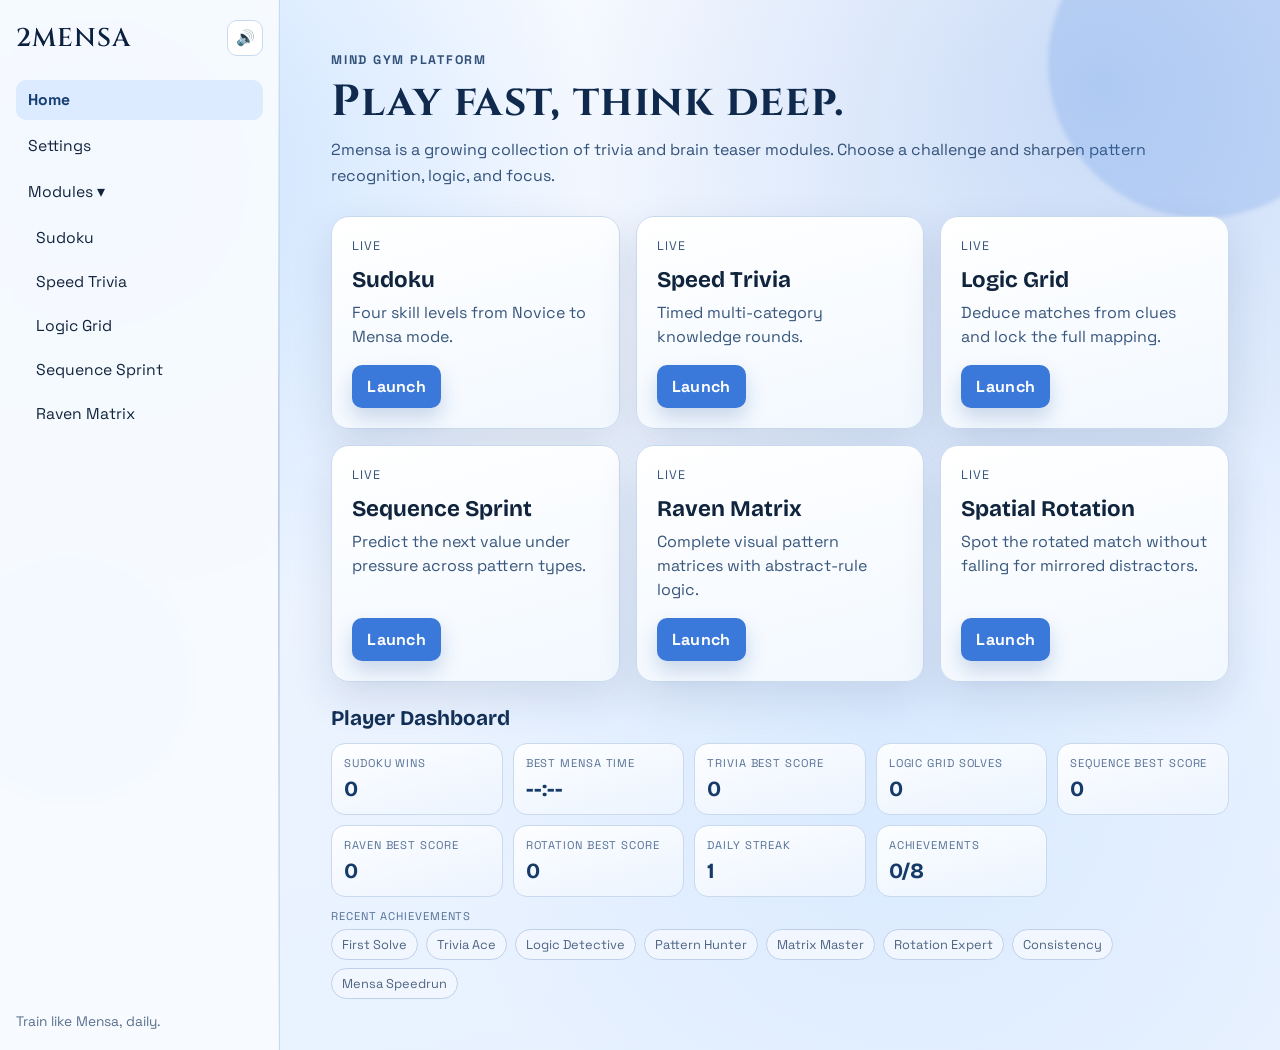
<file: index.html>
<!DOCTYPE html>
<html lang="en">
<head>
  <meta charset="UTF-8" />
  <meta name="viewport" content="width=device-width, initial-scale=1.0" />
  <title>2mensa | Brain Teaser Suite</title>
  <link rel="preconnect" href="https://fonts.googleapis.com" />
  <link rel="preconnect" href="https://fonts.gstatic.com" crossorigin />
  <link href="https://fonts.googleapis.com/css2?family=Bricolage+Grotesque:wght@400;500;700&family=Space+Grotesk:wght@400;500;700&display=swap" rel="stylesheet" />
  <link rel="stylesheet" href="styles.css" />
</head>
<body>
  <div class="bg-orb orb-one"></div>
  <div class="bg-orb orb-two"></div>

  <div class="app-shell">
    <aside class="sidebar" id="sidebar">
      <div class="brand-wrap">
        <button class="icon-btn" id="toggleSidebar" aria-label="Toggle navigation">☰</button>
        <h1 class="brand">2mensa</h1>
        <button class="icon-btn mini" id="audioToggle" aria-label="Toggle sound" title="Toggle sound">🔊</button>
      </div>

      <nav class="menu">
        <a class="menu-item active" href="index.html">Home</a>
        <a class="menu-item" href="settings.html">Settings</a>
        <button class="menu-item expand-toggle" id="modulesToggle" aria-expanded="true">Modules ▾</button>
        <div class="submenu" id="modulesMenu">
          <a class="submenu-item" href="modules/sudoku.html">Sudoku</a>
          <a class="submenu-item" href="modules/trivia.html">Speed Trivia</a>
          <a class="submenu-item" href="modules/logic-grid.html">Logic Grid</a>
          <a class="submenu-item" href="modules/sequence-sprint.html">Sequence Sprint</a>
          <a class="submenu-item" href="modules/raven-matrix.html">Raven Matrix</a>
          <a class="submenu-item" href="modules/spatial-rotation.html">Spatial Rotation</a>
          <span class="submenu-item disabled">Pattern Recall (soon)</span>
        </div>
      </nav>

      <footer class="sidebar-foot">Train like Mensa, daily.</footer>
    </aside>

    <main class="main-content">
      <header class="hero">
        <p class="eyebrow">Mind Gym Platform</p>
        <h2>Play fast, think deep.</h2>
        <p>2mensa is a growing collection of trivia and brain teaser modules. Choose a challenge and sharpen pattern recognition, logic, and focus.</p>
      </header>

      <section class="tile-grid">
        <article class="module-tile">
          <div>
            <p class="tile-tag">Live</p>
            <h3>Sudoku</h3>
            <p>Four skill levels from Novice to Mensa mode.</p>
          </div>
          <a class="tile-link" href="modules/sudoku.html">Launch</a>
        </article>

        <article class="module-tile">
          <div>
            <p class="tile-tag">Live</p>
            <h3>Speed Trivia</h3>
            <p>Timed multi-category knowledge rounds.</p>
          </div>
          <a class="tile-link" href="modules/trivia.html">Launch</a>
        </article>

        <article class="module-tile">
          <div>
            <p class="tile-tag">Live</p>
            <h3>Logic Grid</h3>
            <p>Deduce matches from clues and lock the full mapping.</p>
          </div>
          <a class="tile-link" href="modules/logic-grid.html">Launch</a>
        </article>

        <article class="module-tile">
          <div>
            <p class="tile-tag">Live</p>
            <h3>Sequence Sprint</h3>
            <p>Predict the next value under pressure across pattern types.</p>
          </div>
          <a class="tile-link" href="modules/sequence-sprint.html">Launch</a>
        </article>

        <article class="module-tile">
          <div>
            <p class="tile-tag">Live</p>
            <h3>Raven Matrix</h3>
            <p>Complete visual pattern matrices with abstract-rule logic.</p>
          </div>
          <a class="tile-link" href="modules/raven-matrix.html">Launch</a>
        </article>

        <article class="module-tile">
          <div>
            <p class="tile-tag">Live</p>
            <h3>Spatial Rotation</h3>
            <p>Spot the rotated match without falling for mirrored distractors.</p>
          </div>
          <a class="tile-link" href="modules/spatial-rotation.html">Launch</a>
        </article>
      </section>

      <section class="dashboard" aria-label="Player dashboard">
        <h3>Player Dashboard</h3>
        <div class="dashboard-grid">
          <article class="dash-card">
            <p class="dash-label">Sudoku Wins</p>
            <p class="dash-value" id="dashSudokuWins">0</p>
          </article>
          <article class="dash-card">
            <p class="dash-label">Best Mensa Time</p>
            <p class="dash-value" id="dashSudokuBest">--:--</p>
          </article>
          <article class="dash-card">
            <p class="dash-label">Trivia Best Score</p>
            <p class="dash-value" id="dashTriviaBest">0</p>
          </article>
          <article class="dash-card">
            <p class="dash-label">Logic Grid Solves</p>
            <p class="dash-value" id="dashLogicWins">0</p>
          </article>
          <article class="dash-card">
            <p class="dash-label">Sequence Best Score</p>
            <p class="dash-value" id="dashSequenceBest">0</p>
          </article>
          <article class="dash-card">
            <p class="dash-label">Raven Best Score</p>
            <p class="dash-value" id="dashRavenBest">0</p>
          </article>
          <article class="dash-card">
            <p class="dash-label">Rotation Best Score</p>
            <p class="dash-value" id="dashSpatialBest">0</p>
          </article>
          <article class="dash-card">
            <p class="dash-label">Daily Streak</p>
            <p class="dash-value" id="dashStreak">0</p>
          </article>
          <article class="dash-card">
            <p class="dash-label">Achievements</p>
            <p class="dash-value" id="dashAchievements">0/8</p>
          </article>
        </div>
        <div class="achievement-wrap">
          <p class="dash-label">Recent Achievements</p>
          <div id="achievementList" class="achievement-list"></div>
        </div>
      </section>
    </main>
  </div>

  <script src="app.js"></script>
  <script src="dashboard.js"></script>
</body>
</html>
</file>
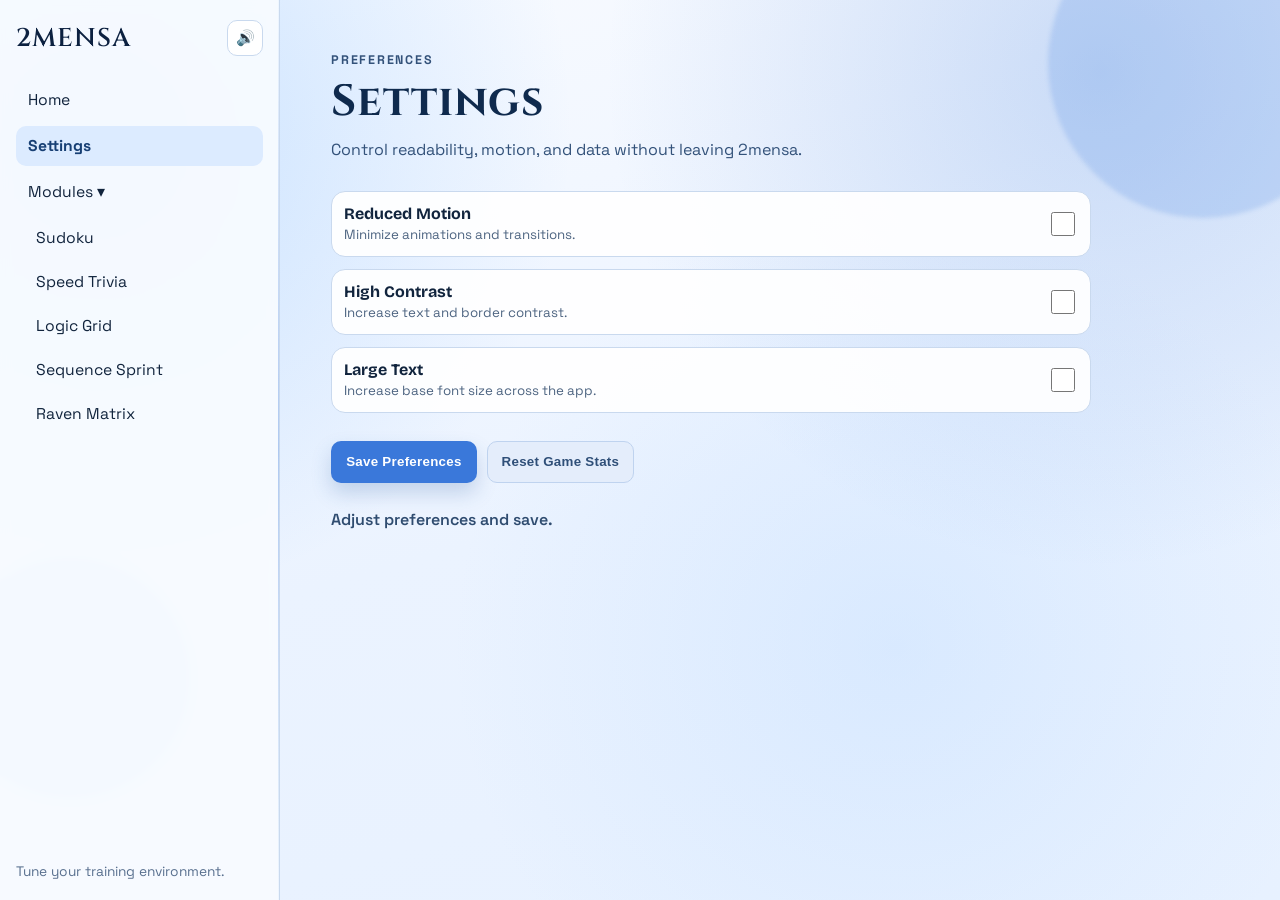
<file: settings.html>
<!DOCTYPE html>
<html lang="en">
<head>
  <meta charset="UTF-8" />
  <meta name="viewport" content="width=device-width, initial-scale=1.0" />
  <title>2mensa Settings</title>
  <link rel="preconnect" href="https://fonts.googleapis.com" />
  <link rel="preconnect" href="https://fonts.gstatic.com" crossorigin />
  <link href="https://fonts.googleapis.com/css2?family=Bricolage+Grotesque:wght@400;500;700&family=Space+Grotesk:wght@400;500;700&display=swap" rel="stylesheet" />
  <link rel="stylesheet" href="styles.css" />
  <link rel="stylesheet" href="settings.css" />
</head>
<body>
  <div class="bg-orb orb-one"></div>
  <div class="bg-orb orb-two"></div>

  <div class="app-shell">
    <aside class="sidebar" id="sidebar">
      <div class="brand-wrap">
        <button class="icon-btn" id="toggleSidebar" aria-label="Toggle navigation">☰</button>
        <h1 class="brand">2mensa</h1>
        <button class="icon-btn mini" id="audioToggle" aria-label="Toggle sound" title="Toggle sound">🔊</button>
      </div>

      <nav class="menu">
        <a class="menu-item" href="index.html">Home</a>
        <a class="menu-item active" href="settings.html">Settings</a>
        <button class="menu-item expand-toggle" id="modulesToggle" aria-expanded="true">Modules ▾</button>
        <div class="submenu" id="modulesMenu">
          <a class="submenu-item" href="modules/sudoku.html">Sudoku</a>
          <a class="submenu-item" href="modules/trivia.html">Speed Trivia</a>
          <a class="submenu-item" href="modules/logic-grid.html">Logic Grid</a>
          <a class="submenu-item" href="modules/sequence-sprint.html">Sequence Sprint</a>
          <a class="submenu-item" href="modules/raven-matrix.html">Raven Matrix</a>
          <a class="submenu-item" href="modules/spatial-rotation.html">Spatial Rotation</a>
          <span class="submenu-item disabled">Pattern Recall (soon)</span>
        </div>
      </nav>

      <footer class="sidebar-foot">Tune your training environment.</footer>
    </aside>

    <main class="main-content">
      <header class="hero">
        <p class="eyebrow">Preferences</p>
        <h2>Settings</h2>
        <p>Control readability, motion, and data without leaving 2mensa.</p>
      </header>

      <section class="settings-panel">
        <label class="setting-row" for="prefReducedMotion">
          <span>
            <strong>Reduced Motion</strong>
            <small>Minimize animations and transitions.</small>
          </span>
          <input id="prefReducedMotion" type="checkbox" />
        </label>

        <label class="setting-row" for="prefHighContrast">
          <span>
            <strong>High Contrast</strong>
            <small>Increase text and border contrast.</small>
          </span>
          <input id="prefHighContrast" type="checkbox" />
        </label>

        <label class="setting-row" for="prefLargeText">
          <span>
            <strong>Large Text</strong>
            <small>Increase base font size across the app.</small>
          </span>
          <input id="prefLargeText" type="checkbox" />
        </label>

        <div class="settings-actions">
          <button id="savePrefsBtn" class="game-btn">Save Preferences</button>
          <button id="resetStatsBtn" class="game-btn ghost">Reset Game Stats</button>
        </div>

        <p id="settingsStatus" class="status" aria-live="polite">Adjust preferences and save.</p>
      </section>
    </main>
  </div>

  <script src="app.js"></script>
  <script src="settings.js"></script>
</body>
</html>
</file>
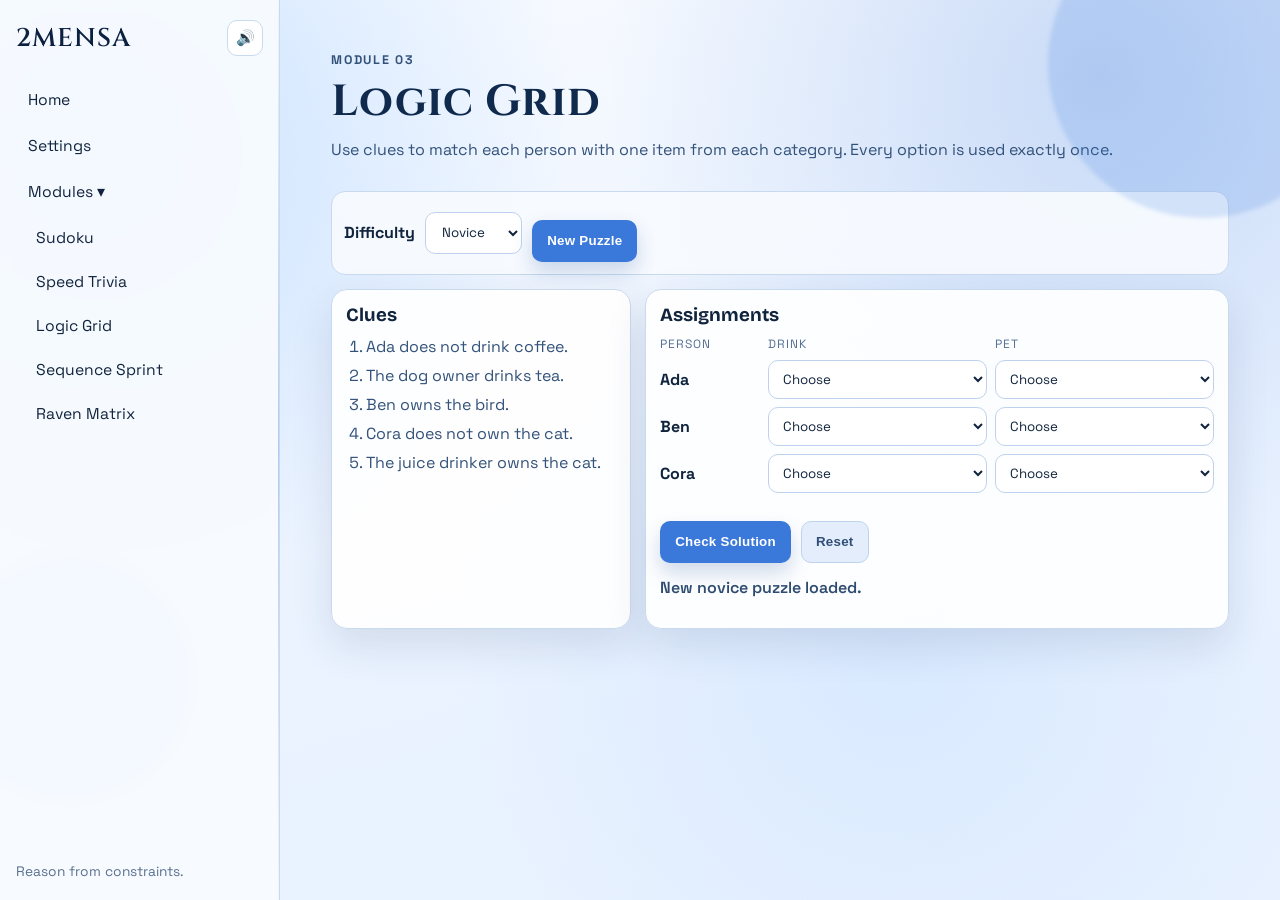
<file: modules/logic-grid.html>
<!DOCTYPE html>
<html lang="en">
<head>
  <meta charset="UTF-8" />
  <meta name="viewport" content="width=device-width, initial-scale=1.0" />
  <title>2mensa Logic Grid</title>
  <link rel="preconnect" href="https://fonts.googleapis.com" />
  <link rel="preconnect" href="https://fonts.gstatic.com" crossorigin />
  <link href="https://fonts.googleapis.com/css2?family=Bricolage+Grotesque:wght@400;500;700&family=Space+Grotesk:wght@400;500;700&display=swap" rel="stylesheet" />
  <link rel="stylesheet" href="../styles.css" />
  <link rel="stylesheet" href="logic-grid.css" />
</head>
<body>
  <div class="bg-orb orb-one"></div>
  <div class="bg-orb orb-two"></div>

  <div class="app-shell">
    <aside class="sidebar" id="sidebar">
      <div class="brand-wrap">
        <button class="icon-btn" id="toggleSidebar" aria-label="Toggle navigation">☰</button>
        <h1 class="brand">2mensa</h1>
        <button class="icon-btn mini" id="audioToggle" aria-label="Toggle sound" title="Toggle sound">🔊</button>
      </div>

      <nav class="menu">
        <a class="menu-item" href="../index.html">Home</a>
        <a class="menu-item" href="../settings.html">Settings</a>
        <button class="menu-item expand-toggle" id="modulesToggle" aria-expanded="true">Modules ▾</button>
        <div class="submenu" id="modulesMenu">
          <a class="submenu-item" href="sudoku.html">Sudoku</a>
          <a class="submenu-item" href="trivia.html">Speed Trivia</a>
          <a class="submenu-item" href="logic-grid.html">Logic Grid</a>
          <a class="submenu-item" href="sequence-sprint.html">Sequence Sprint</a>
          <a class="submenu-item" href="raven-matrix.html">Raven Matrix</a>
          <a class="submenu-item" href="spatial-rotation.html">Spatial Rotation</a>
          <span class="submenu-item disabled">Pattern Recall (soon)</span>
        </div>
      </nav>

      <footer class="sidebar-foot">Reason from constraints.</footer>
    </aside>

    <main class="main-content">
      <header class="hero">
        <p class="eyebrow">Module 03</p>
        <h2>Logic Grid</h2>
        <p>Use clues to match each person with one item from each category. Every option is used exactly once.</p>
      </header>

      <section class="logic-controls">
        <label for="logicDifficulty">Difficulty</label>
        <select id="logicDifficulty">
          <option value="novice">Novice</option>
          <option value="medium">Medium</option>
          <option value="hard">Hard</option>
          <option value="mensa">Mensa</option>
        </select>
        <button id="newLogicBtn" class="game-btn">New Puzzle</button>
      </section>

      <section class="logic-layout">
        <article class="logic-card">
          <h3>Clues</h3>
          <ol class="clues" id="clueList"></ol>
        </article>

        <article class="logic-card">
          <h3>Assignments</h3>
          <div class="logic-table" id="logicTable" role="table" aria-label="Logic grid assignment table"></div>

          <div class="logic-actions">
            <button id="checkLogicBtn" class="game-btn">Check Solution</button>
            <button id="resetLogicBtn" class="game-btn ghost">Reset</button>
          </div>

          <p id="logicStatus" class="status" aria-live="polite">Fill all fields and check your deduction.</p>
        </article>
      </section>
    </main>
  </div>

  <script src="../app.js"></script>
  <script type="module" src="logic-grid.js"></script>
</body>
</html>
</file>
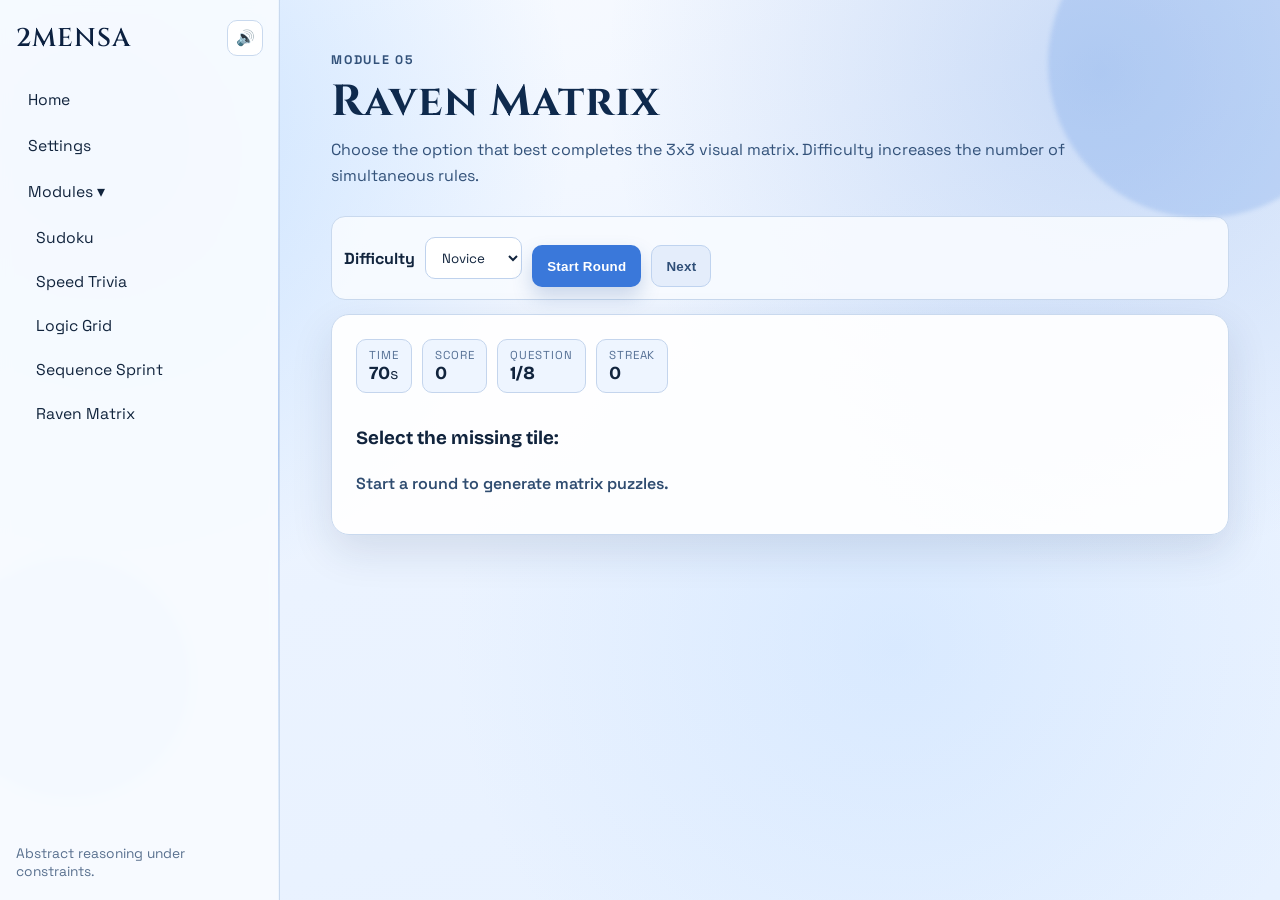
<file: modules/raven-matrix.html>
<!DOCTYPE html>
<html lang="en">
<head>
  <meta charset="UTF-8" />
  <meta name="viewport" content="width=device-width, initial-scale=1.0" />
  <title>2mensa Raven Matrix</title>
  <link rel="preconnect" href="https://fonts.googleapis.com" />
  <link rel="preconnect" href="https://fonts.gstatic.com" crossorigin />
  <link href="https://fonts.googleapis.com/css2?family=Bricolage+Grotesque:wght@400;500;700&family=Space+Grotesk:wght@400;500;700&display=swap" rel="stylesheet" />
  <link rel="stylesheet" href="../styles.css" />
  <link rel="stylesheet" href="raven-matrix.css" />
</head>
<body>
  <div class="bg-orb orb-one"></div>
  <div class="bg-orb orb-two"></div>

  <div class="app-shell">
    <aside class="sidebar" id="sidebar">
      <div class="brand-wrap">
        <button class="icon-btn" id="toggleSidebar" aria-label="Toggle navigation">☰</button>
        <h1 class="brand">2mensa</h1>
        <button class="icon-btn mini" id="audioToggle" aria-label="Toggle sound" title="Toggle sound">🔊</button>
      </div>

      <nav class="menu">
        <a class="menu-item" href="../index.html">Home</a>
        <a class="menu-item" href="../settings.html">Settings</a>
        <button class="menu-item expand-toggle" id="modulesToggle" aria-expanded="true">Modules ▾</button>
        <div class="submenu" id="modulesMenu">
          <a class="submenu-item" href="sudoku.html">Sudoku</a>
          <a class="submenu-item" href="trivia.html">Speed Trivia</a>
          <a class="submenu-item" href="logic-grid.html">Logic Grid</a>
          <a class="submenu-item" href="sequence-sprint.html">Sequence Sprint</a>
          <a class="submenu-item" href="raven-matrix.html">Raven Matrix</a>
          <a class="submenu-item" href="spatial-rotation.html">Spatial Rotation</a>
          <span class="submenu-item disabled">Pattern Recall (soon)</span>
        </div>
      </nav>

      <footer class="sidebar-foot">Abstract reasoning under constraints.</footer>
    </aside>

    <main class="main-content">
      <header class="hero">
        <p class="eyebrow">Module 05</p>
        <h2>Raven Matrix</h2>
        <p>Choose the option that best completes the 3x3 visual matrix. Difficulty increases the number of simultaneous rules.</p>
      </header>

      <section class="raven-controls">
        <label for="ravenDifficulty">Difficulty</label>
        <select id="ravenDifficulty">
          <option value="novice">Novice</option>
          <option value="medium">Medium</option>
          <option value="hard">Hard</option>
          <option value="mensa">Mensa</option>
        </select>
        <button id="startRavenBtn" class="game-btn">Start Round</button>
        <button id="nextRavenBtn" class="game-btn ghost" disabled>Next</button>
      </section>

      <section class="raven-panel">
        <div class="raven-meta">
          <p><span>Time</span><strong id="ravenTime">70</strong>s</p>
          <p><span>Score</span><strong id="ravenScore">0</strong></p>
          <p><span>Question</span><strong id="ravenIndex">1/8</strong></p>
          <p><span>Streak</span><strong id="ravenStreak">0</strong></p>
        </div>

        <div id="ravenMatrix" class="raven-matrix" aria-label="Raven matrix puzzle"></div>

        <h3 class="raven-subtitle">Select the missing tile:</h3>
        <div id="ravenOptions" class="raven-options"></div>

        <p id="ravenStatus" class="status" aria-live="polite">Start a round to generate matrix puzzles.</p>
      </section>
    </main>
  </div>

  <script src="../app.js"></script>
  <script type="module" src="raven-matrix.js"></script>
</body>
</html>
</file>
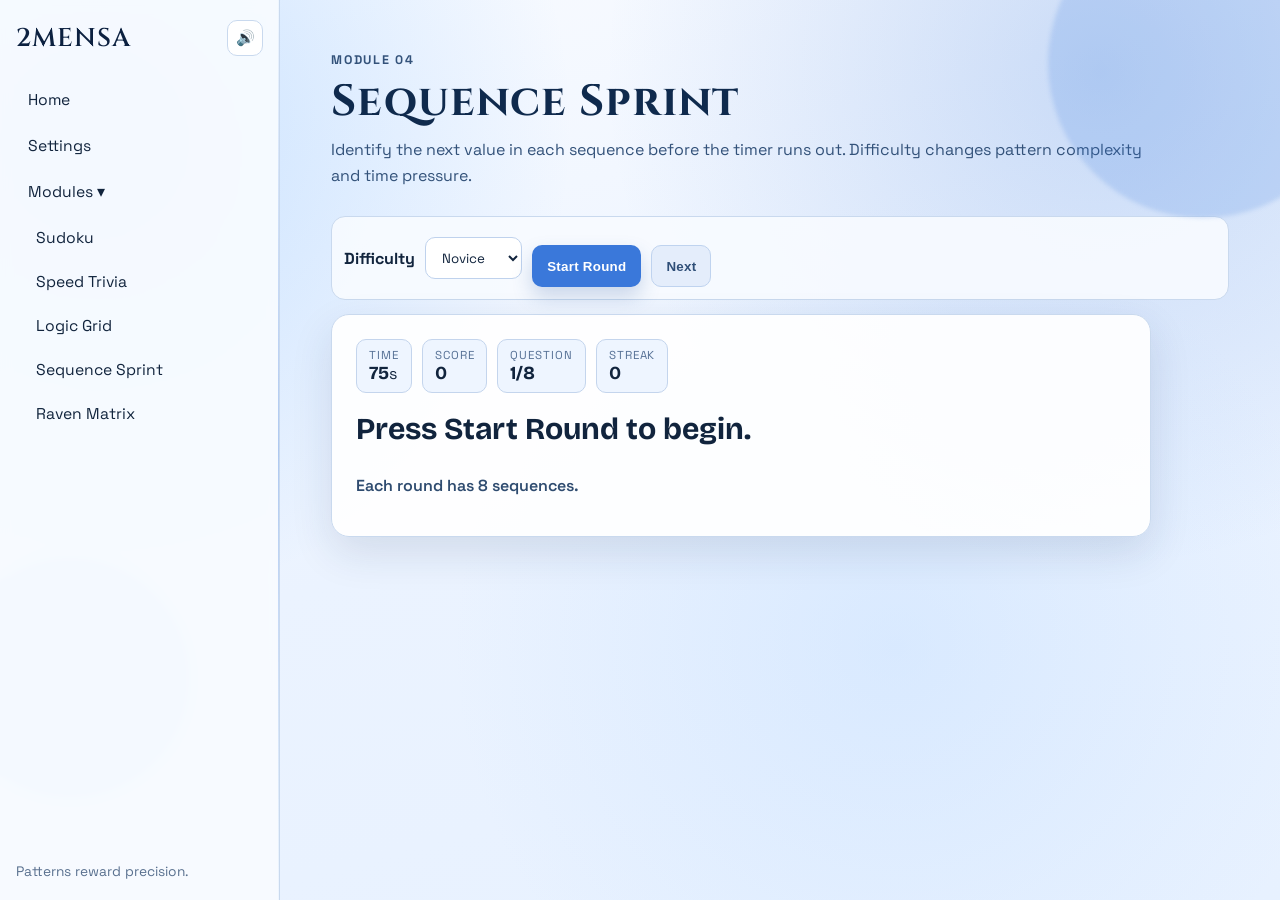
<file: modules/sequence-sprint.html>
<!DOCTYPE html>
<html lang="en">
<head>
  <meta charset="UTF-8" />
  <meta name="viewport" content="width=device-width, initial-scale=1.0" />
  <title>2mensa Sequence Sprint</title>
  <link rel="preconnect" href="https://fonts.googleapis.com" />
  <link rel="preconnect" href="https://fonts.gstatic.com" crossorigin />
  <link href="https://fonts.googleapis.com/css2?family=Bricolage+Grotesque:wght@400;500;700&family=Space+Grotesk:wght@400;500;700&display=swap" rel="stylesheet" />
  <link rel="stylesheet" href="../styles.css" />
  <link rel="stylesheet" href="sequence-sprint.css" />
</head>
<body>
  <div class="bg-orb orb-one"></div>
  <div class="bg-orb orb-two"></div>

  <div class="app-shell">
    <aside class="sidebar" id="sidebar">
      <div class="brand-wrap">
        <button class="icon-btn" id="toggleSidebar" aria-label="Toggle navigation">☰</button>
        <h1 class="brand">2mensa</h1>
        <button class="icon-btn mini" id="audioToggle" aria-label="Toggle sound" title="Toggle sound">🔊</button>
      </div>

      <nav class="menu">
        <a class="menu-item" href="../index.html">Home</a>
        <a class="menu-item" href="../settings.html">Settings</a>
        <button class="menu-item expand-toggle" id="modulesToggle" aria-expanded="true">Modules ▾</button>
        <div class="submenu" id="modulesMenu">
          <a class="submenu-item" href="sudoku.html">Sudoku</a>
          <a class="submenu-item" href="trivia.html">Speed Trivia</a>
          <a class="submenu-item" href="logic-grid.html">Logic Grid</a>
          <a class="submenu-item" href="sequence-sprint.html">Sequence Sprint</a>
          <a class="submenu-item" href="raven-matrix.html">Raven Matrix</a>
          <a class="submenu-item" href="spatial-rotation.html">Spatial Rotation</a>
          <span class="submenu-item disabled">Pattern Recall (soon)</span>
        </div>
      </nav>

      <footer class="sidebar-foot">Patterns reward precision.</footer>
    </aside>

    <main class="main-content">
      <header class="hero">
        <p class="eyebrow">Module 04</p>
        <h2>Sequence Sprint</h2>
        <p>Identify the next value in each sequence before the timer runs out. Difficulty changes pattern complexity and time pressure.</p>
      </header>

      <section class="sequence-controls">
        <label for="sequenceDifficulty">Difficulty</label>
        <select id="sequenceDifficulty">
          <option value="novice">Novice</option>
          <option value="medium">Medium</option>
          <option value="hard">Hard</option>
          <option value="mensa">Mensa</option>
        </select>
        <button id="startSequenceBtn" class="game-btn">Start Round</button>
        <button id="nextSequenceBtn" class="game-btn ghost" disabled>Next</button>
      </section>

      <section class="sequence-panel">
        <div class="sequence-meta">
          <p><span>Time</span><strong id="sequenceTime">75</strong>s</p>
          <p><span>Score</span><strong id="sequenceScore">0</strong></p>
          <p><span>Question</span><strong id="sequenceIndex">1/8</strong></p>
          <p><span>Streak</span><strong id="sequenceStreak">0</strong></p>
        </div>

        <h3 id="sequencePrompt" class="sequence-prompt">Press Start Round to begin.</h3>
        <div id="sequenceAnswers" class="sequence-answers"></div>

        <p id="sequenceStatus" class="status" aria-live="polite">Each round has 8 sequences.</p>
      </section>
    </main>
  </div>

  <script src="../app.js"></script>
  <script type="module" src="sequence-sprint.js"></script>
</body>
</html>
</file>
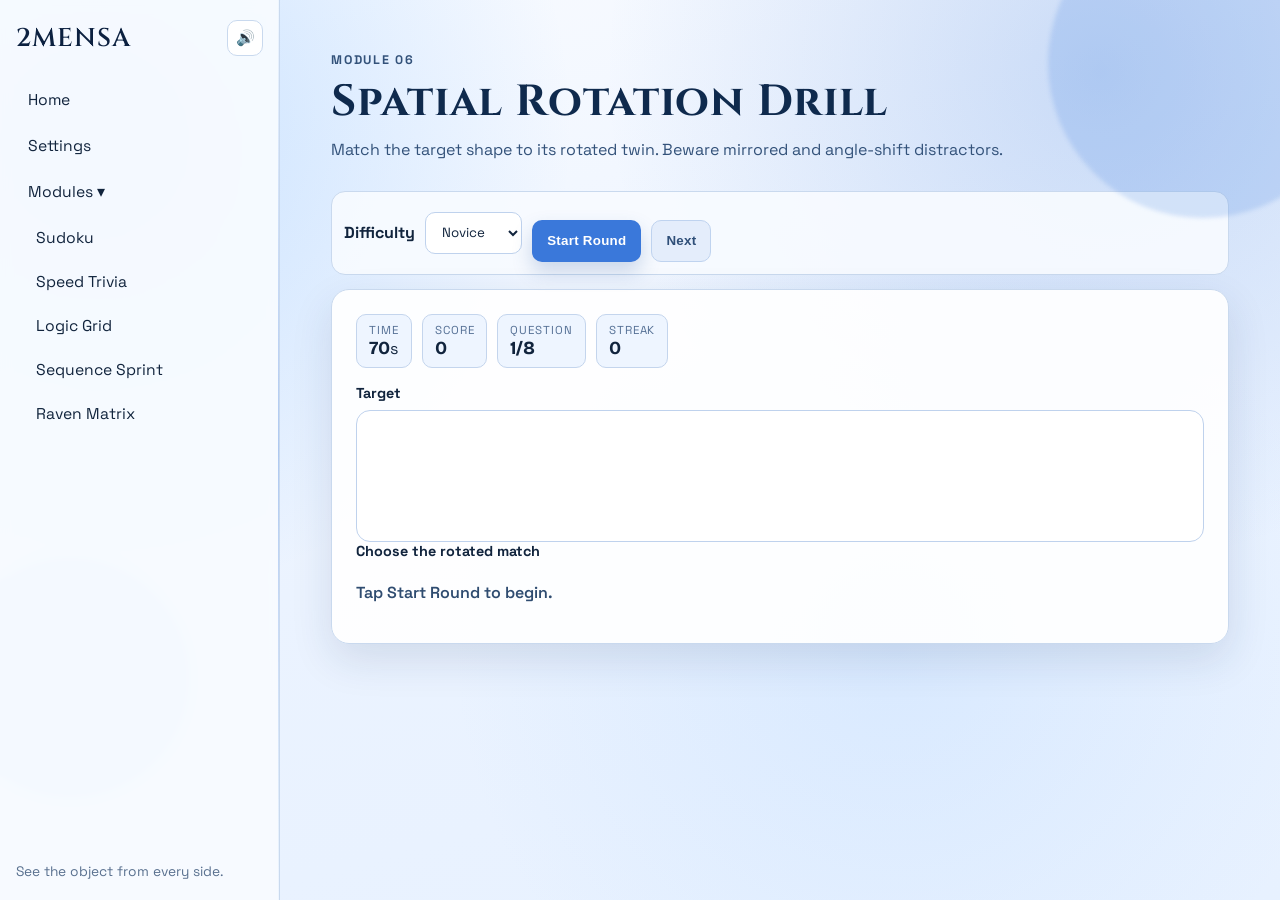
<file: modules/spatial-rotation.html>
<!DOCTYPE html>
<html lang="en">
<head>
  <meta charset="UTF-8" />
  <meta name="viewport" content="width=device-width, initial-scale=1.0" />
  <title>2mensa Spatial Rotation</title>
  <link rel="preconnect" href="https://fonts.googleapis.com" />
  <link rel="preconnect" href="https://fonts.gstatic.com" crossorigin />
  <link href="https://fonts.googleapis.com/css2?family=Bricolage+Grotesque:wght@400;500;700&family=Space+Grotesk:wght@400;500;700&display=swap" rel="stylesheet" />
  <link rel="stylesheet" href="../styles.css" />
  <link rel="stylesheet" href="spatial-rotation.css" />
</head>
<body>
  <div class="bg-orb orb-one"></div>
  <div class="bg-orb orb-two"></div>

  <div class="app-shell">
    <aside class="sidebar" id="sidebar">
      <div class="brand-wrap">
        <button class="icon-btn" id="toggleSidebar" aria-label="Toggle navigation">☰</button>
        <h1 class="brand">2mensa</h1>
        <button class="icon-btn mini" id="audioToggle" aria-label="Toggle sound" title="Toggle sound">🔊</button>
      </div>

      <nav class="menu">
        <a class="menu-item" href="../index.html">Home</a>
        <a class="menu-item" href="../settings.html">Settings</a>
        <button class="menu-item expand-toggle" id="modulesToggle" aria-expanded="true">Modules ▾</button>
        <div class="submenu" id="modulesMenu">
          <a class="submenu-item" href="sudoku.html">Sudoku</a>
          <a class="submenu-item" href="trivia.html">Speed Trivia</a>
          <a class="submenu-item" href="logic-grid.html">Logic Grid</a>
          <a class="submenu-item" href="sequence-sprint.html">Sequence Sprint</a>
          <a class="submenu-item" href="raven-matrix.html">Raven Matrix</a>
          <a class="submenu-item" href="spatial-rotation.html">Spatial Rotation</a>
          <span class="submenu-item disabled">Pattern Recall (soon)</span>
        </div>
      </nav>

      <footer class="sidebar-foot">See the object from every side.</footer>
    </aside>

    <main class="main-content">
      <header class="hero">
        <p class="eyebrow">Module 06</p>
        <h2>Spatial Rotation Drill</h2>
        <p>Match the target shape to its rotated twin. Beware mirrored and angle-shift distractors.</p>
      </header>

      <section class="rotation-controls">
        <label for="rotationDifficulty">Difficulty</label>
        <select id="rotationDifficulty">
          <option value="novice">Novice</option>
          <option value="medium">Medium</option>
          <option value="hard">Hard</option>
          <option value="mensa">Mensa</option>
        </select>
        <button id="startRotationBtn" class="game-btn">Start Round</button>
        <button id="nextRotationBtn" class="game-btn ghost" disabled>Next</button>
      </section>

      <section class="rotation-panel">
        <div class="rotation-meta">
          <p><span>Time</span><strong id="rotationTime">70</strong>s</p>
          <p><span>Score</span><strong id="rotationScore">0</strong></p>
          <p><span>Question</span><strong id="rotationIndex">1/8</strong></p>
          <p><span>Streak</span><strong id="rotationStreak">0</strong></p>
        </div>

        <div class="rotation-target-wrap">
          <p class="rotation-label">Target</p>
          <div id="rotationTarget" class="rotation-target"></div>
        </div>

        <p class="rotation-label">Choose the rotated match</p>
        <div id="rotationOptions" class="rotation-options"></div>

        <p id="rotationStatus" class="status" aria-live="polite">Tap Start Round to begin.</p>
      </section>
    </main>
  </div>

  <script src="../app.js"></script>
  <script type="module" src="spatial-rotation.js"></script>
</body>
</html>
</file>
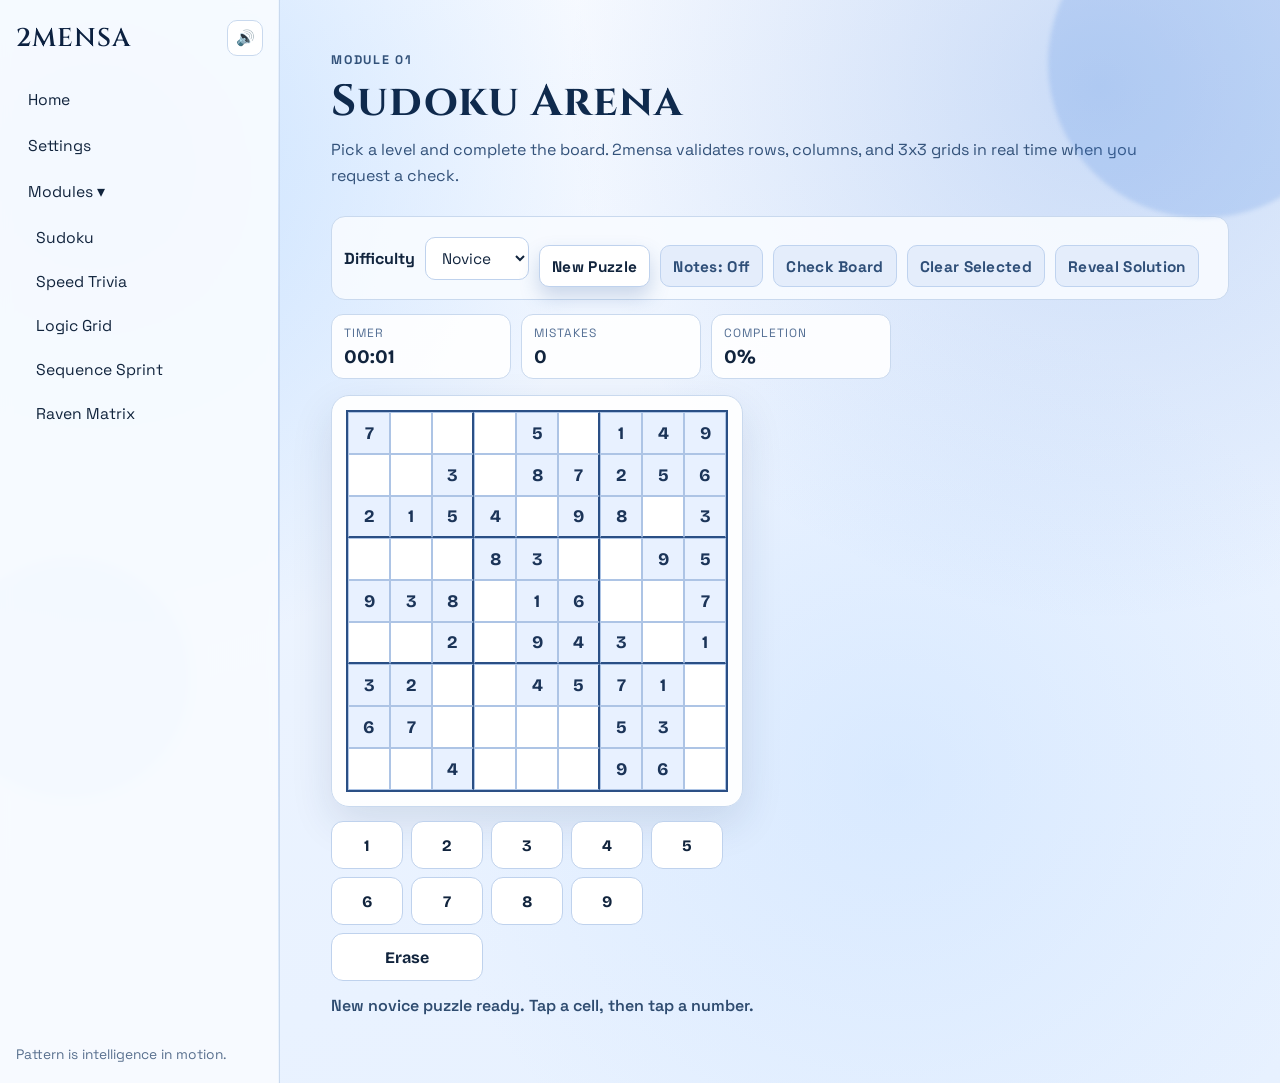
<file: modules/sudoku.html>
<!DOCTYPE html>
<html lang="en">
<head>
  <meta charset="UTF-8" />
  <meta name="viewport" content="width=device-width, initial-scale=1.0" />
  <title>2mensa Sudoku</title>
  <link rel="preconnect" href="https://fonts.googleapis.com" />
  <link rel="preconnect" href="https://fonts.gstatic.com" crossorigin />
  <link href="https://fonts.googleapis.com/css2?family=Bricolage+Grotesque:wght@400;500;700&family=Space+Grotesk:wght@400;500;700&display=swap" rel="stylesheet" />
  <link rel="stylesheet" href="../styles.css" />
  <link rel="stylesheet" href="sudoku.css" />
</head>
<body>
  <div class="bg-orb orb-one"></div>
  <div class="bg-orb orb-two"></div>

  <div class="app-shell">
    <aside class="sidebar" id="sidebar">
      <div class="brand-wrap">
        <button class="icon-btn" id="toggleSidebar" aria-label="Toggle navigation">☰</button>
        <h1 class="brand">2mensa</h1>
        <button class="icon-btn mini" id="audioToggle" aria-label="Toggle sound" title="Toggle sound">🔊</button>
      </div>

      <nav class="menu">
        <a class="menu-item" href="../index.html">Home</a>
        <a class="menu-item" href="../settings.html">Settings</a>
        <button class="menu-item expand-toggle" id="modulesToggle" aria-expanded="true">Modules ▾</button>
        <div class="submenu" id="modulesMenu">
          <a class="submenu-item" href="sudoku.html">Sudoku</a>
          <a class="submenu-item" href="trivia.html">Speed Trivia</a>
          <a class="submenu-item" href="logic-grid.html">Logic Grid</a>
          <a class="submenu-item" href="sequence-sprint.html">Sequence Sprint</a>
          <a class="submenu-item" href="raven-matrix.html">Raven Matrix</a>
          <a class="submenu-item" href="spatial-rotation.html">Spatial Rotation</a>
          <span class="submenu-item disabled">Pattern Recall (soon)</span>
        </div>
      </nav>

      <footer class="sidebar-foot">Pattern is intelligence in motion.</footer>
    </aside>

    <main class="main-content">
      <header class="hero">
        <p class="eyebrow">Module 01</p>
        <h2>Sudoku Arena</h2>
        <p>Pick a level and complete the board. 2mensa validates rows, columns, and 3x3 grids in real time when you request a check.</p>
      </header>

      <section class="sudoku-controls">
        <label for="difficulty">Difficulty</label>
        <select id="difficulty">
          <option value="novice">Novice</option>
          <option value="medium">Medium</option>
          <option value="hard">Hard</option>
          <option value="mensa">Mensa</option>
        </select>

        <button id="newGameBtn" class="game-btn">New Puzzle</button>
        <button id="notesBtn" class="game-btn ghost">Notes: Off</button>
        <button id="checkBtn" class="game-btn ghost">Check Board</button>
        <button id="clearBtn" class="game-btn ghost">Clear Selected</button>
        <button id="solveBtn" class="game-btn ghost">Reveal Solution</button>
      </section>

      <section class="sudoku-meta" aria-label="Sudoku session stats">
        <div class="meta-card">
          <p class="meta-label">Timer</p>
          <p id="timer" class="meta-value">00:00</p>
        </div>
        <div class="meta-card">
          <p class="meta-label">Mistakes</p>
          <p id="mistakes" class="meta-value">0</p>
        </div>
        <div class="meta-card">
          <p class="meta-label">Completion</p>
          <p id="completion" class="meta-value">0%</p>
        </div>
      </section>

      <section class="board-wrap">
        <div id="sudokuBoard" class="sudoku-board" aria-label="Sudoku board"></div>
      </section>

      <section class="number-pad-wrap" aria-label="Sudoku number pad">
        <div id="numberPad" class="number-pad"></div>
      </section>

      <p id="status" class="status" aria-live="polite">Select difficulty and start solving.</p>
    </main>
  </div>

  <script src="../app.js"></script>
  <script type="module" src="sudoku.js"></script>
</body>
</html>
</file>
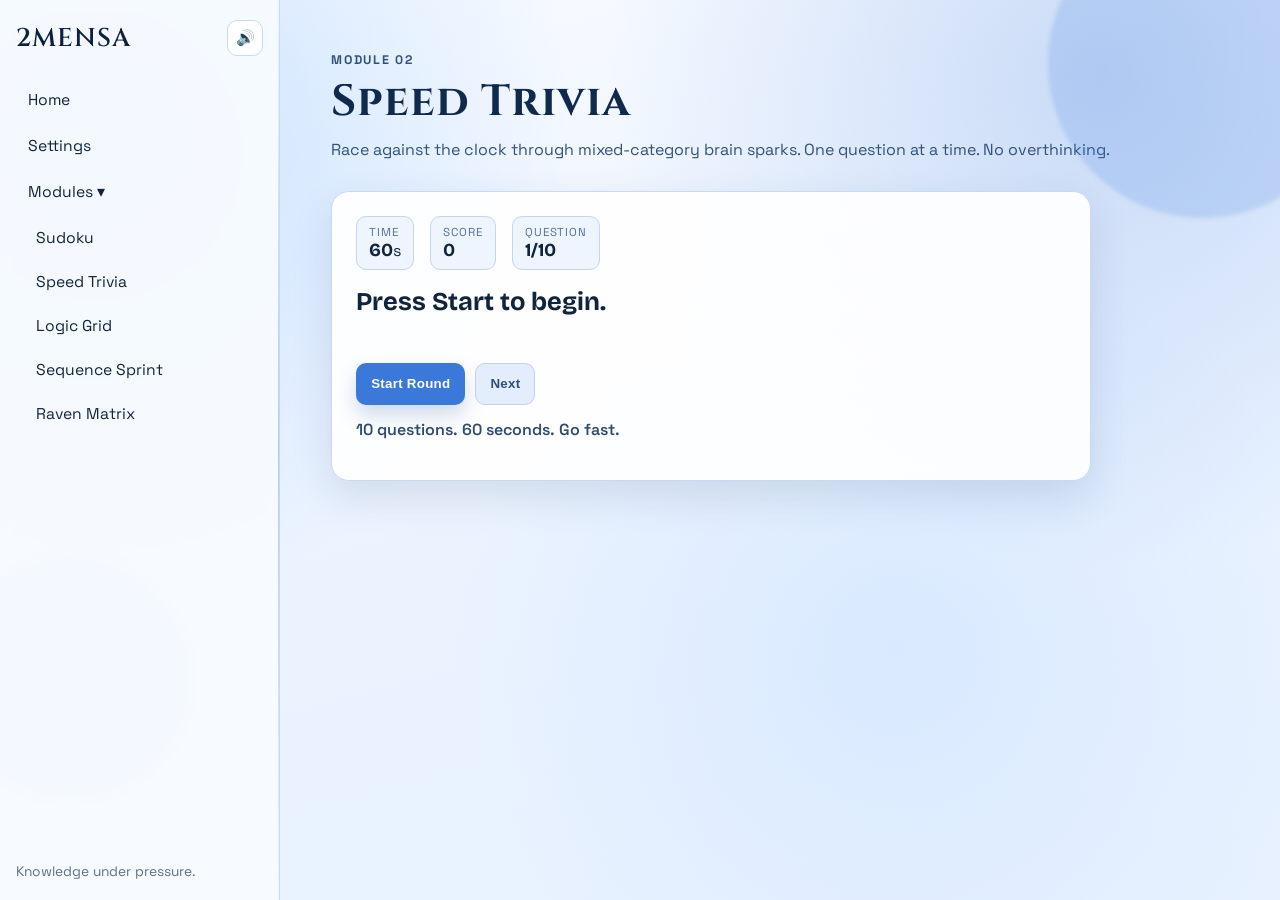
<file: modules/trivia.html>
<!DOCTYPE html>
<html lang="en">
<head>
  <meta charset="UTF-8" />
  <meta name="viewport" content="width=device-width, initial-scale=1.0" />
  <title>2mensa Speed Trivia</title>
  <link rel="preconnect" href="https://fonts.googleapis.com" />
  <link rel="preconnect" href="https://fonts.gstatic.com" crossorigin />
  <link href="https://fonts.googleapis.com/css2?family=Bricolage+Grotesque:wght@400;500;700&family=Space+Grotesk:wght@400;500;700&display=swap" rel="stylesheet" />
  <link rel="stylesheet" href="../styles.css" />
  <link rel="stylesheet" href="trivia.css" />
</head>
<body>
  <div class="bg-orb orb-one"></div>
  <div class="bg-orb orb-two"></div>

  <div class="app-shell">
    <aside class="sidebar" id="sidebar">
      <div class="brand-wrap">
        <button class="icon-btn" id="toggleSidebar" aria-label="Toggle navigation">☰</button>
        <h1 class="brand">2mensa</h1>
        <button class="icon-btn mini" id="audioToggle" aria-label="Toggle sound" title="Toggle sound">🔊</button>
      </div>

      <nav class="menu">
        <a class="menu-item" href="../index.html">Home</a>
        <a class="menu-item" href="../settings.html">Settings</a>
        <button class="menu-item expand-toggle" id="modulesToggle" aria-expanded="true">Modules ▾</button>
        <div class="submenu" id="modulesMenu">
          <a class="submenu-item" href="sudoku.html">Sudoku</a>
          <a class="submenu-item" href="trivia.html">Speed Trivia</a>
          <a class="submenu-item" href="logic-grid.html">Logic Grid</a>
          <a class="submenu-item" href="sequence-sprint.html">Sequence Sprint</a>
          <a class="submenu-item" href="raven-matrix.html">Raven Matrix</a>
          <a class="submenu-item" href="spatial-rotation.html">Spatial Rotation</a>
          <span class="submenu-item disabled">Pattern Recall (soon)</span>
        </div>
      </nav>

      <footer class="sidebar-foot">Knowledge under pressure.</footer>
    </aside>

    <main class="main-content">
      <header class="hero">
        <p class="eyebrow">Module 02</p>
        <h2>Speed Trivia</h2>
        <p>Race against the clock through mixed-category brain sparks. One question at a time. No overthinking.</p>
      </header>

      <section class="trivia-panel">
        <div class="trivia-topline">
          <p><span>Time</span><strong id="timeLeft">60</strong>s</p>
          <p><span>Score</span><strong id="score">0</strong></p>
          <p><span>Question</span><strong id="questionIndex">1/10</strong></p>
        </div>

        <h3 id="question" class="question">Press Start to begin.</h3>

        <div id="answers" class="answers"></div>

        <div class="trivia-actions">
          <button id="startBtn" class="game-btn">Start Round</button>
          <button id="nextBtn" class="game-btn ghost" disabled>Next</button>
        </div>

        <p id="triviaStatus" class="status" aria-live="polite">10 questions. 60 seconds. Go fast.</p>
      </section>
    </main>
  </div>

  <script src="../app.js"></script>
  <script type="module" src="trivia.js"></script>
</body>
</html>
</file>
<file: styles.css>
@import "styles/index.css";
</file>
<file: settings.css>
.settings-panel {
  max-width: 760px;
  display: grid;
  gap: 12px;
}

.setting-row {
  display: flex;
  align-items: center;
  justify-content: space-between;
  gap: 12px;
  background: rgba(255, 255, 255, 0.93);
  border: 1px solid var(--line);
  border-radius: 14px;
  padding: 12px;
}

.setting-row strong {
  display: block;
  font-family: "Bricolage Grotesque", sans-serif;
}

.setting-row small {
  color: #4d6481;
}

.setting-row input[type="checkbox"] {
  width: 24px;
  height: 24px;
}

.settings-actions {
  display: flex;
  gap: 10px;
}

@media (max-width: 560px) {
  .setting-row {
    align-items: flex-start;
  }
}
</file>
<file: modules/logic-grid.css>
.logic-controls {
  margin-top: 10px;
  display: flex;
  flex-wrap: wrap;
  align-items: center;
  gap: 10px;
  background: rgba(248, 251, 255, 0.92);
  border: 1px solid var(--line);
  border-radius: 14px;
  padding: 12px;
}

.logic-controls label {
  font-weight: 700;
}

.logic-controls select {
  border-radius: 10px;
  border: 1px solid #bfd2ed;
  background: var(--panel-strong);
  color: var(--ink);
  padding: 10px 12px;
  font-family: inherit;
  min-height: 42px;
}

.logic-layout {
  display: grid;
  grid-template-columns: minmax(220px, 300px) minmax(320px, 640px);
  gap: 14px;
  margin-top: 14px;
}

.logic-card {
  background: rgba(255, 255, 255, 0.93);
  border: 1px solid var(--line);
  border-radius: 16px;
  box-shadow: var(--tile-shadow);
  padding: 14px;
}

.logic-card h3 {
  margin: 0 0 10px;
  font-family: "Bricolage Grotesque", sans-serif;
}

.clues {
  margin: 0;
  padding-left: 20px;
  display: grid;
  gap: 8px;
  color: #33527a;
}

.logic-table {
  display: grid;
  gap: 8px;
}

.logic-header,
.logic-row {
  display: grid;
  grid-template-columns: minmax(70px, 100px) 1fr 1fr;
  gap: 8px;
  align-items: center;
}

.logic-header {
  font-size: 0.75rem;
  text-transform: uppercase;
  letter-spacing: 0.08em;
  color: #557095;
}

.logic-row span {
  font-weight: 700;
}

.logic-row select {
  border-radius: 10px;
  border: 1px solid #bfd2ed;
  background: #ffffff;
  color: var(--ink);
  padding: 9px 10px;
  font-family: inherit;
}

.logic-row select.invalid {
  border-color: #d27b6d;
  background: #ffe9e4;
}

.logic-actions {
  display: flex;
  gap: 10px;
  margin-top: 12px;
}

@media (max-width: 900px) {
  .logic-layout {
    grid-template-columns: 1fr;
  }
}

@media (max-width: 640px) {
  .logic-header,
  .logic-row {
    grid-template-columns: minmax(58px, 70px) 1fr 1fr;
    gap: 6px;
  }

  .logic-row select {
    padding: 10px 8px;
    min-height: 40px;
  }
}
</file>
<file: modules/raven-matrix.css>
.raven-controls {
  margin-top: 10px;
  display: flex;
  flex-wrap: wrap;
  align-items: center;
  gap: 10px;
  background: rgba(248, 251, 255, 0.92);
  border: 1px solid var(--line);
  border-radius: 14px;
  padding: 12px;
}

.raven-controls label {
  font-weight: 700;
}

.raven-controls select {
  border-radius: 10px;
  border: 1px solid #bfd2ed;
  background: var(--panel-strong);
  color: var(--ink);
  padding: 10px 12px;
  font-family: inherit;
  min-height: 42px;
}

.raven-panel {
  margin-top: 14px;
  background: rgba(255, 255, 255, 0.93);
  border: 1px solid var(--line);
  border-radius: 18px;
  box-shadow: var(--tile-shadow);
  padding: clamp(14px, 2.4vw, 24px);
  max-width: 900px;
}

.raven-meta {
  display: flex;
  flex-wrap: wrap;
  gap: 10px;
}

.raven-meta p {
  margin: 0;
  padding: 8px 12px;
  border: 1px solid #c4d5ed;
  border-radius: 10px;
  background: #eef5ff;
}

.raven-meta span {
  display: block;
  font-size: 0.72rem;
  text-transform: uppercase;
  letter-spacing: 0.08em;
  color: #557095;
}

.raven-meta strong {
  font-family: "Bricolage Grotesque", sans-serif;
  font-size: 1.15rem;
}

.raven-matrix {
  margin-top: 16px;
  display: grid;
  grid-template-columns: repeat(3, minmax(72px, 120px));
  gap: 8px;
}

.matrix-cell {
  min-height: 84px;
  border: 1px solid #bfd2ed;
  border-radius: 12px;
  background: #ffffff;
  display: flex;
  align-items: center;
  justify-content: center;
  gap: 6px;
  padding: 8px;
}

.matrix-cell.missing {
  background: #eaf3ff;
  border-style: dashed;
  color: #6a83a7;
  font-size: 1.4rem;
  font-family: "Bricolage Grotesque", sans-serif;
}

.raven-subtitle {
  margin: 18px 0 10px;
  font-family: "Bricolage Grotesque", sans-serif;
}

.raven-options {
  display: grid;
  grid-template-columns: repeat(3, minmax(90px, 140px));
  gap: 10px;
}

.raven-option {
  border: 1px solid #bfd2ed;
  border-radius: 12px;
  background: #ffffff;
  min-height: 84px;
  padding: 8px;
  display: flex;
  align-items: center;
  justify-content: center;
  gap: 6px;
  cursor: pointer;
}

.raven-option:hover:not([disabled]) {
  border-color: #9dbce6;
}

.raven-option.correct {
  background: #d9f5e9;
  border-color: #80cda9;
}

.raven-option.wrong {
  background: #ffe2df;
  border-color: #e5a69d;
}

.raven-glyph {
  font-size: 1.2rem;
  line-height: 1;
  display: inline-block;
}

.raven-glyph.color-0 { color: #3a78da; }
.raven-glyph.color-1 { color: #58a6ff; }
.raven-glyph.color-2 { color: #2f5cc9; }
.raven-glyph.color-3 { color: #6c3bb8; }

@media (max-width: 760px) {
  .raven-matrix {
    grid-template-columns: repeat(3, minmax(64px, 1fr));
  }

  .raven-options {
    grid-template-columns: repeat(2, minmax(90px, 1fr));
  }
}
</file>
<file: modules/sequence-sprint.css>
.sequence-controls {
  margin-top: 10px;
  display: flex;
  flex-wrap: wrap;
  align-items: center;
  gap: 10px;
  background: rgba(248, 251, 255, 0.92);
  border: 1px solid var(--line);
  border-radius: 14px;
  padding: 12px;
}

.sequence-controls label {
  font-weight: 700;
}

.sequence-controls select {
  border-radius: 10px;
  border: 1px solid #bfd2ed;
  background: var(--panel-strong);
  color: var(--ink);
  padding: 10px 12px;
  font-family: inherit;
  min-height: 42px;
}

.sequence-panel {
  margin-top: 14px;
  background: rgba(255, 255, 255, 0.93);
  border: 1px solid var(--line);
  border-radius: 18px;
  box-shadow: var(--tile-shadow);
  padding: clamp(14px, 2.4vw, 24px);
  max-width: 820px;
}

.sequence-meta {
  display: flex;
  flex-wrap: wrap;
  gap: 10px;
}

.sequence-meta p {
  margin: 0;
  padding: 8px 12px;
  border: 1px solid #c4d5ed;
  border-radius: 10px;
  background: #eef5ff;
}

.sequence-meta span {
  display: block;
  font-size: 0.72rem;
  text-transform: uppercase;
  letter-spacing: 0.08em;
  color: #557095;
}

.sequence-meta strong {
  font-family: "Bricolage Grotesque", sans-serif;
  font-size: 1.15rem;
}

.sequence-prompt {
  margin: 18px 0 14px;
  font-family: "Bricolage Grotesque", sans-serif;
  font-size: clamp(1.2rem, 3vw, 1.9rem);
}

.sequence-answers {
  display: grid;
  grid-template-columns: repeat(2, minmax(180px, 1fr));
  gap: 10px;
}

.sequence-answer {
  border: 1px solid #bfd2ed;
  border-radius: 12px;
  padding: 12px;
  min-height: 46px;
  text-align: center;
  background: #ffffff;
  cursor: pointer;
  font-family: inherit;
  font-size: 1rem;
  font-weight: 700;
}

.sequence-answer:hover:not([disabled]) {
  border-color: #9dbce6;
}

.sequence-answer.correct {
  background: #d9f5e9;
  border-color: #80cda9;
}

.sequence-answer.wrong {
  background: #ffe2df;
  border-color: #e5a69d;
}

@media (max-width: 640px) {
  .sequence-answers {
    grid-template-columns: 1fr;
  }
}
</file>
<file: modules/spatial-rotation.css>
.rotation-controls {
  margin-top: 10px;
  display: flex;
  flex-wrap: wrap;
  align-items: center;
  gap: 10px;
  background: rgba(248, 251, 255, 0.92);
  border: 1px solid var(--line);
  border-radius: 14px;
  padding: 12px;
}

.rotation-controls label {
  font-weight: 700;
}

.rotation-controls select {
  border-radius: 10px;
  border: 1px solid #bfd2ed;
  background: var(--panel-strong);
  color: var(--ink);
  padding: 10px 12px;
  font-family: inherit;
  min-height: 42px;
}

.rotation-panel {
  margin-top: 14px;
  background: rgba(255, 255, 255, 0.93);
  border: 1px solid var(--line);
  border-radius: 18px;
  box-shadow: var(--tile-shadow);
  padding: clamp(14px, 2.4vw, 24px);
  max-width: 920px;
}

.rotation-meta {
  display: flex;
  flex-wrap: wrap;
  gap: 10px;
}

.rotation-meta p {
  margin: 0;
  padding: 8px 12px;
  border: 1px solid #c4d5ed;
  border-radius: 10px;
  background: #eef5ff;
}

.rotation-meta span {
  display: block;
  font-size: 0.72rem;
  text-transform: uppercase;
  letter-spacing: 0.08em;
  color: #557095;
}

.rotation-meta strong {
  font-family: "Bricolage Grotesque", sans-serif;
  font-size: 1.15rem;
}

.rotation-target-wrap {
  margin-top: 16px;
}

.rotation-label {
  margin: 0 0 8px;
  font-size: 0.9rem;
  font-weight: 700;
}

.rotation-target,
.rotation-option {
  background: #ffffff;
  border: 1px solid #bfd2ed;
  border-radius: 14px;
  min-height: 132px;
  display: flex;
  align-items: center;
  justify-content: center;
  padding: 12px;
}

.rotation-options {
  display: grid;
  grid-template-columns: repeat(2, minmax(180px, 1fr));
  gap: 10px;
}

.rotation-option {
  cursor: pointer;
}

.rotation-option:hover:not([disabled]) {
  border-color: #9dbce6;
}

.rotation-option.correct {
  background: #d9f5e9;
  border-color: #80cda9;
}

.rotation-option.wrong {
  background: #ffe2df;
  border-color: #e5a69d;
}

.rotation-canvas {
  width: 110px;
  height: 110px;
}

@media (max-width: 640px) {
  .rotation-options {
    grid-template-columns: 1fr;
  }
}
</file>
<file: modules/sudoku.css>
.sudoku-controls {
  margin-top: 10px;
  display: flex;
  flex-wrap: wrap;
  align-items: center;
  gap: 10px;
  background: rgba(248, 251, 255, 0.92);
  border: 1px solid var(--line);
  border-radius: 14px;
  padding: 12px;
}

.sudoku-controls label {
  font-weight: 700;
}

.sudoku-controls select,
.game-btn {
  border-radius: 10px;
  border: 1px solid #bfd2ed;
  background: var(--panel-strong);
  color: var(--ink);
  padding: 10px 12px;
  font-family: inherit;
  font-size: 0.96rem;
  min-height: 42px;
}

.game-btn {
  cursor: pointer;
  font-weight: 700;
}

.game-btn:hover {
  border-color: #9dbce6;
}

.game-btn.ghost {
  background: #e4edfb;
}

.game-btn.active {
  background: #d9e9ff;
  border-color: #8bb8ef;
}

.sudoku-meta {
  margin-top: 14px;
  display: grid;
  grid-template-columns: repeat(3, minmax(120px, 180px));
  gap: 10px;
}

.meta-card {
  background: rgba(255, 255, 255, 0.9);
  border: 1px solid var(--line);
  border-radius: 12px;
  padding: 10px 12px;
}

.meta-label {
  margin: 0;
  font-size: 0.75rem;
  text-transform: uppercase;
  letter-spacing: 0.08em;
  color: #557095;
}

.meta-value {
  margin: 4px 0 0;
  font-size: 1.2rem;
  font-weight: 700;
  font-family: "Bricolage Grotesque", sans-serif;
}

.board-wrap {
  margin-top: 16px;
  background: rgba(255, 255, 255, 0.93);
  border: 1px solid var(--line);
  border-radius: 18px;
  padding: 14px;
  width: fit-content;
  box-shadow: var(--tile-shadow);
}

.sudoku-board {
  display: grid;
  grid-template-columns: repeat(9, minmax(30px, 42px));
  gap: 0;
  border: 2px solid #2a4f85;
}

.cell {
  width: 100%;
  aspect-ratio: 1;
  border: 1px solid #adc4e5;
  text-align: center;
  font-size: 1.1rem;
  font-family: "Bricolage Grotesque", sans-serif;
  color: #1b3458;
  background: #ffffff;
  display: flex;
  align-items: center;
  justify-content: center;
  padding: 0;
  cursor: pointer;
}

.cell.notes {
  font-size: 0.58rem;
  line-height: 1.1;
  color: #4d6481;
  letter-spacing: 0.03em;
}

.cell:focus {
  outline: 2px solid var(--accent-2);
  outline-offset: -2px;
}

.cell.selected {
  box-shadow: inset 0 0 0 2px var(--accent-2);
}

.cell.fixed {
  background: #e8f1ff;
  font-weight: 700;
  cursor: default;
}

.cell.invalid {
  background: #ffe2df;
}

.border-right {
  border-right: 2px solid #2a4f85;
}

.border-bottom {
  border-bottom: 2px solid #2a4f85;
}

.status {
  margin-top: 14px;
  font-weight: 600;
  color: #2f4c70;
}

.number-pad-wrap {
  margin-top: 14px;
}

.number-pad {
  display: grid;
  grid-template-columns: repeat(5, minmax(52px, 72px));
  gap: 8px;
}

.pad-btn {
  min-height: 48px;
  border-radius: 12px;
  border: 1px solid #bfd2ed;
  background: #ffffff;
  color: var(--ink);
  font-family: "Bricolage Grotesque", sans-serif;
  font-size: 1rem;
  font-weight: 700;
  cursor: pointer;
}

.pad-btn.wide {
  grid-column: span 2;
}

.pad-btn:hover {
  border-color: #9dbce6;
}

@media (max-width: 620px) {
  .sudoku-meta {
    grid-template-columns: repeat(3, 1fr);
  }

  .board-wrap {
    width: 100%;
    overflow-x: auto;
  }

  .sudoku-board {
    grid-template-columns: repeat(9, minmax(26px, 34px));
  }

  .cell {
    font-size: 0.98rem;
  }

  .number-pad {
    grid-template-columns: repeat(5, 1fr);
  }
}
</file>
<file: modules/trivia.css>
.trivia-panel {
  background: rgba(255, 255, 255, 0.93);
  border: 1px solid var(--line);
  border-radius: 18px;
  box-shadow: var(--tile-shadow);
  padding: clamp(14px, 2.4vw, 24px);
  max-width: 760px;
}

.trivia-topline {
  display: flex;
  flex-wrap: wrap;
  gap: 16px;
}

.trivia-topline p {
  margin: 0;
  padding: 8px 12px;
  border: 1px solid #c4d5ed;
  border-radius: 10px;
  background: #eef5ff;
}

.trivia-topline span {
  display: block;
  font-size: 0.72rem;
  text-transform: uppercase;
  letter-spacing: 0.08em;
  color: #557095;
}

.trivia-topline strong {
  font-family: "Bricolage Grotesque", sans-serif;
  font-size: 1.15rem;
}

.question {
  margin: 16px 0;
  font-family: "Bricolage Grotesque", sans-serif;
  font-size: clamp(1.1rem, 2.8vw, 1.6rem);
}

.answers {
  display: grid;
  grid-template-columns: 1fr 1fr;
  gap: 10px;
}

.answer-btn {
  border: 1px solid #bfd2ed;
  border-radius: 12px;
  padding: 12px;
  min-height: 46px;
  text-align: left;
  background: #ffffff;
  cursor: pointer;
  font-family: inherit;
  font-size: 0.98rem;
}

.answer-btn:hover:not([disabled]) {
  border-color: #9dbce6;
}

.answer-btn.correct {
  background: #d9f5e9;
  border-color: #80cda9;
}

.answer-btn.wrong {
  background: #ffe2df;
  border-color: #e5a69d;
}

.trivia-actions {
  display: flex;
  gap: 10px;
  margin-top: 14px;
}

@media (max-width: 640px) {
  .answers {
    grid-template-columns: 1fr;
  }
}
</file>
